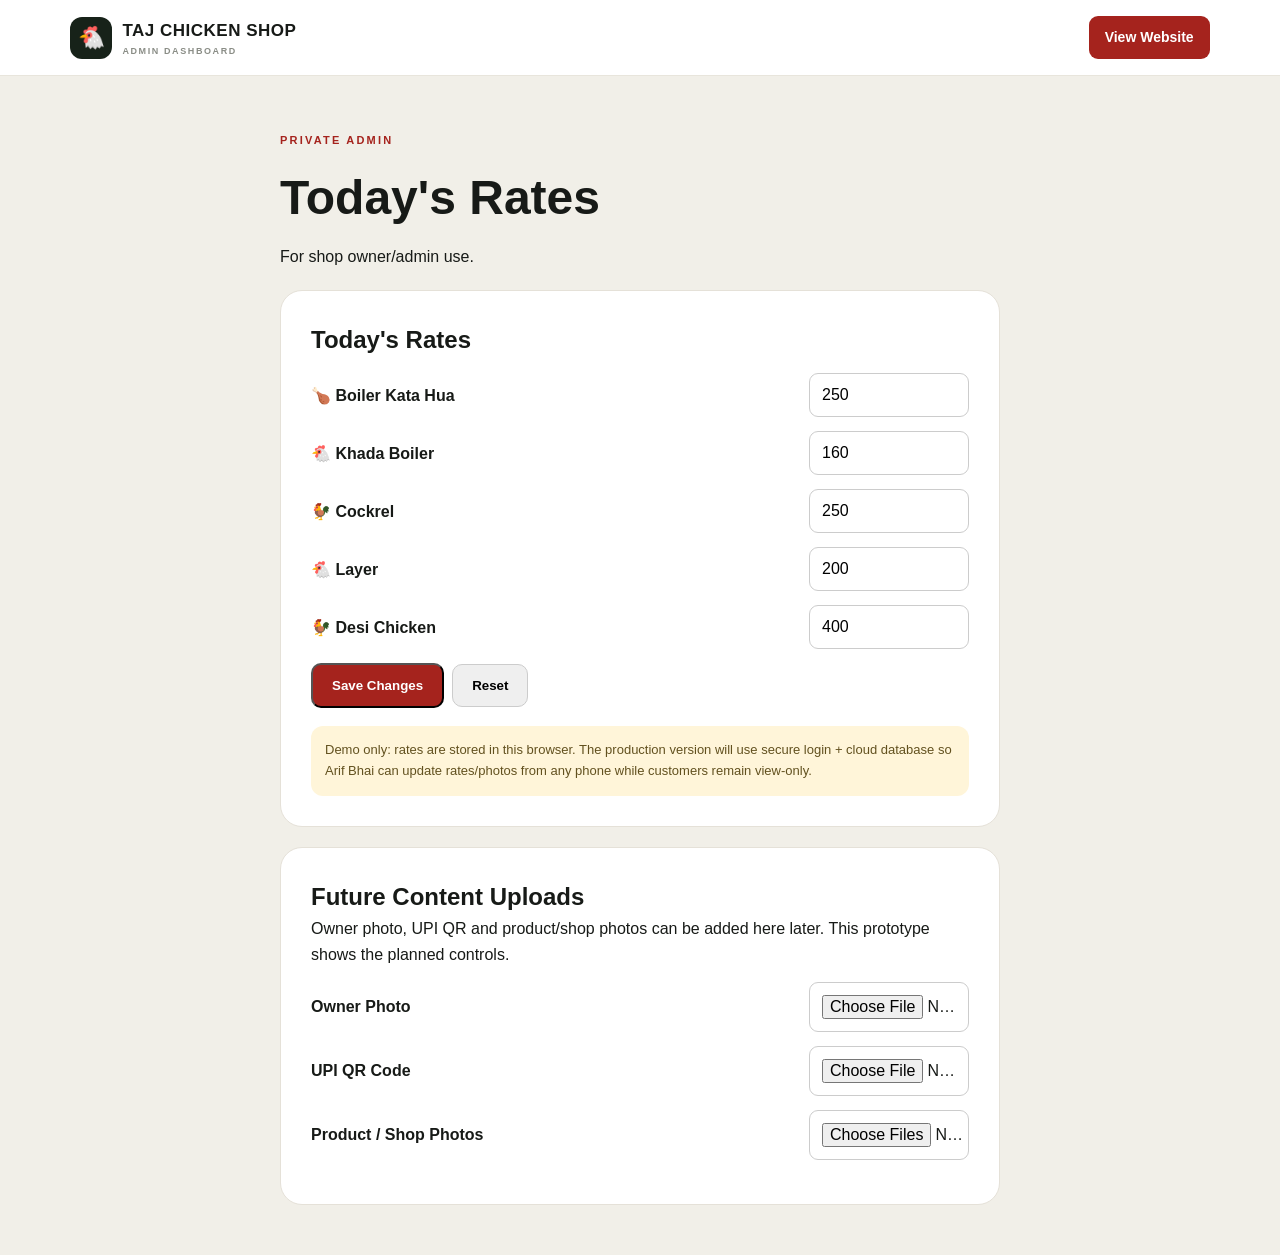
<file: admin.html>
<!DOCTYPE html>
<html lang="en"><head><meta charset="UTF-8"><meta name="viewport" content="width=device-width,initial-scale=1.0">
<title>Taj Chicken Shop Admin</title><link rel="stylesheet" href="style.css">
<style>body{background:#f1efe8}.panel{max-width:760px;margin:50px auto;padding:0 20px}.box{background:#fff;border:1px solid #e5e1d8;border-radius:22px;padding:30px;margin-top:20px}.row{display:grid;grid-template-columns:1fr 160px;gap:12px;align-items:center;margin:14px 0}input{width:100%;padding:12px;border:1px solid #ccc;border-radius:9px;font-size:16px}.note{background:#fff5d9;padding:14px;border-radius:12px;margin-top:18px;font-size:13px;color:#62511f}</style>
</head><body>
<header class="topbar"><a class="brand" href="index.html"><span class="brandIcon">🐔</span><span><b>TAJ CHICKEN SHOP</b><small>ADMIN DASHBOARD</small></span></a><a class="call" href="index.html">View Website</a></header>
<main class="panel"><span class="eyebrow dark">PRIVATE ADMIN</span><h1 style="font-size:48px;margin:8px 0">Today's Rates</h1><p>For shop owner/admin use.</p>
<div class="box"><h2>Today's Rates</h2><div id="fields"></div><button class="btn red" onclick="save()">Save Changes</button><button class="btn" style="border:1px solid #ccc;margin-left:8px" onclick="resetR()">Reset</button>
<div class="note">Demo only: rates are stored in this browser. The production version will use secure login + cloud database so Arif Bhai can update rates/photos from any phone while customers remain view-only.</div></div>
<div class="box"><h2>Future Content Uploads</h2><p>Owner photo, UPI QR and product/shop photos can be added here later. This prototype shows the planned controls.</p><div class="row"><b>Owner Photo</b><input type="file" accept="image/*"></div><div class="row"><b>UPI QR Code</b><input type="file" accept="image/*"></div><div class="row"><b>Product / Shop Photos</b><input type="file" accept="image/*" multiple></div></div>
</main>
<script>
const d=[{name:"Boiler Kata Hua",price:250,icon:"🍗"},{name:"Khada Boiler",price:160,icon:"🐔"},{name:"Cockrel",price:250,icon:"🐓"},{name:"Layer",price:200,icon:"🐔"},{name:"Desi Chicken",price:400,icon:"🐓"}];
function get(){try{return JSON.parse(localStorage.getItem("tajRates"))||d}catch{return d}}function draw(){fields.innerHTML=get().map((x,i)=>`<div class="row"><b>${x.icon} ${x.name}</b><input id="p${i}" type="number" min="0" value="${x.price}"></div>`).join("")}
function save(){localStorage.setItem("tajRates",JSON.stringify(get().map((x,i)=>({...x,price:Number(document.getElementById("p"+i).value)||0}))));alert("Saved. Open the website to see the updated rates.")}
function resetR(){localStorage.removeItem("tajRates");draw()}draw();
</script></body></html>
</file>
<file: style.css>
*{box-sizing:border-box;margin:0;padding:0}
html{scroll-behavior:smooth}
body{font-family:Inter,Arial,sans-serif;color:#171a17;background:#fbfaf6;line-height:1.6}
a{text-decoration:none;color:inherit}
.topbar{height:76px;background:#fff;border-bottom:1px solid #e8e5dc;display:flex;align-items:center;justify-content:space-between;padding:0 5.5%;position:sticky;top:0;z-index:50}
.brand{display:flex;align-items:center;gap:10px}.brandIcon{width:42px;height:42px;border-radius:12px;background:#172219;display:grid;place-items:center;font-size:22px}
.brand b{display:block;font-size:17px;letter-spacing:.5px}.brand small{display:block;color:#8a8d86;font-size:9px;letter-spacing:1.6px;font-weight:800}
nav{display:flex;gap:26px;font-weight:700;font-size:14px}nav a:hover{color:#a5231d}
.call{background:#a5231d;color:white;padding:10px 16px;border-radius:9px;font-weight:800;font-size:14px}
.hero{height:650px;position:relative;overflow:hidden}.heroImg{position:absolute;width:100%;height:100%;object-fit:cover}
.heroShade{position:absolute;inset:0;background:linear-gradient(90deg,rgba(8,13,9,.88),rgba(8,13,9,.48),rgba(8,13,9,.08))}
.heroContent{position:relative;z-index:2;color:white;padding:145px 7%;max-width:760px}
.eyebrow{font-size:11px;letter-spacing:2.2px;font-weight:900;color:#f1c453}.eyebrow.dark{color:#a5231d}
.hero h1{font-size:clamp(45px,6.2vw,78px);line-height:1.02;letter-spacing:-3px;margin:13px 0 20px}.hero h1 span{color:#f0c24d}
.heroContent p{font-size:18px;color:#eee;max-width:610px}.buttons{display:flex;gap:12px;margin:27px 0}
.btn{display:inline-flex;align-items:center;justify-content:center;padding:13px 19px;border-radius:10px;font-weight:850}
.red{background:#a5231d;color:#fff}.white{background:#fff;color:#182019}
.heroMeta{display:flex;gap:14px;align-items:center;font-size:13px}.heroMeta #openDot{width:10px;height:10px;background:#34a853;border-radius:50%;display:inline-block}
.trustStrip{background:#fff;border-bottom:1px solid #e7e3d8;display:grid;grid-template-columns:repeat(4,1fr);padding:22px 7%;gap:20px}
.trustStrip div{border-right:1px solid #e6e2d8;padding-right:18px}.trustStrip div:last-child{border:0}
.trustStrip b,.trustStrip small{display:block}.trustStrip small{color:#7a7e76;font-size:12px}
.section{padding:85px 7%}.lightSection{background:#f1efe8}
.heading{display:flex;justify-content:space-between;gap:30px;align-items:end;margin-bottom:32px}
.heading h2,.about h2,.visit h2{font-size:clamp(31px,4vw,49px);line-height:1.08;letter-spacing:-1.8px;margin:6px 0}.heading p{color:#777b73}
.date{font-size:12px;color:#777b73;white-space:nowrap}
.rates{display:grid;grid-template-columns:repeat(4,1fr);gap:17px}
.rate{background:#fff;border:1px solid #e7e4db;border-radius:18px;padding:25px;box-shadow:0 8px 25px rgba(25,30,20,.045)}
.rate .icon{font-size:27px}.rate h3{font-size:17px;margin-top:12px}.rate .price{font-size:31px;font-weight:950;margin-top:4px}.rate .unit{font-size:13px;color:#81847d}
.productGrid{display:grid;grid-template-columns:repeat(4,1fr);gap:17px}.product{background:#fff;border:1px solid #e3e0d6;border-radius:18px;padding:27px;min-height:190px}
.productIcon{font-size:34px;margin-bottom:13px}.product h3{font-size:19px}.product p{color:#73776f;font-size:14px;margin-top:6px}
.about{display:grid;grid-template-columns:1fr 1fr;gap:50px;align-items:center}.aboutPhoto{height:450px;border-radius:24px;overflow:hidden}.aboutPhoto img{width:100%;height:100%;object-fit:cover}
.aboutText p{color:#656a63;margin:14px 0}.owner{display:flex;gap:13px;align-items:center;margin:22px 0;padding:16px;background:#fff;border:1px solid #e6e2d9;border-radius:15px}
.avatar{width:48px;height:48px;border-radius:50%;background:#18251b;color:#f0c24d;display:grid;place-items:center;font-size:20px;font-weight:900}
.owner b,.owner small{display:block}.owner small{color:#7b8078;font-size:12px}
.visit{padding:72px 7%;background:#182219;color:#fff;display:flex;justify-content:space-between;gap:35px;align-items:center}
.visit h2{margin-bottom:10px}.visit p{color:#d7ddd6;margin:5px 0}.visitButtons{display:flex;gap:11px;flex-wrap:wrap}
footer{background:#101610;color:#dce1db;padding:28px 7%;display:flex;justify-content:space-between;gap:20px}
footer b,footer span{display:block}footer span{color:#8d978d;font-size:12px}
@media(max-width:900px){nav{display:none}.rates,.productGrid{grid-template-columns:repeat(2,1fr)}.about{grid-template-columns:1fr}.aboutPhoto{height:350px}.heroContent{padding:130px 7%}.trustStrip{grid-template-columns:repeat(2,1fr)}.trustStrip div:nth-child(2){border:0}}
@media(max-width:560px){.topbar{height:68px;padding:0 4%}.topbar .call{display:none}.hero{height:620px}.heroContent{padding:120px 6%}.hero h1{font-size:48px}.section{padding:60px 6%}.rates,.productGrid{grid-template-columns:1fr}.trustStrip{grid-template-columns:1fr;padding:20px 6%}.trustStrip div{border:0;border-bottom:1px solid #eee;padding:10px 0}.heading{display:block}.date{margin-top:12px}.visit{display:block;padding:60px 6%}.visitButtons{margin-top:22px}footer{display:block}footer div+div{margin-top:10px}}

.productPhoto{padding:0;overflow:hidden}.productPhoto>img{width:100%;height:150px;object-fit:cover}.productBody{padding:20px}.featureGrid{display:grid;grid-template-columns:1fr 1fr;gap:18px}.featureGrid article{background:#fff;border:1px solid #e3dfd4;border-radius:18px;overflow:hidden}.featureGrid img{width:100%;height:300px;object-fit:cover;display:block}.featureGrid div{padding:18px}.featureGrid b,.featureGrid small{display:block}.featureGrid small{color:#777;font-size:12px;margin-top:4px}@media(max-width:600px){.featureGrid{grid-template-columns:1fr}.featureGrid img{height:240px}}
</file>
